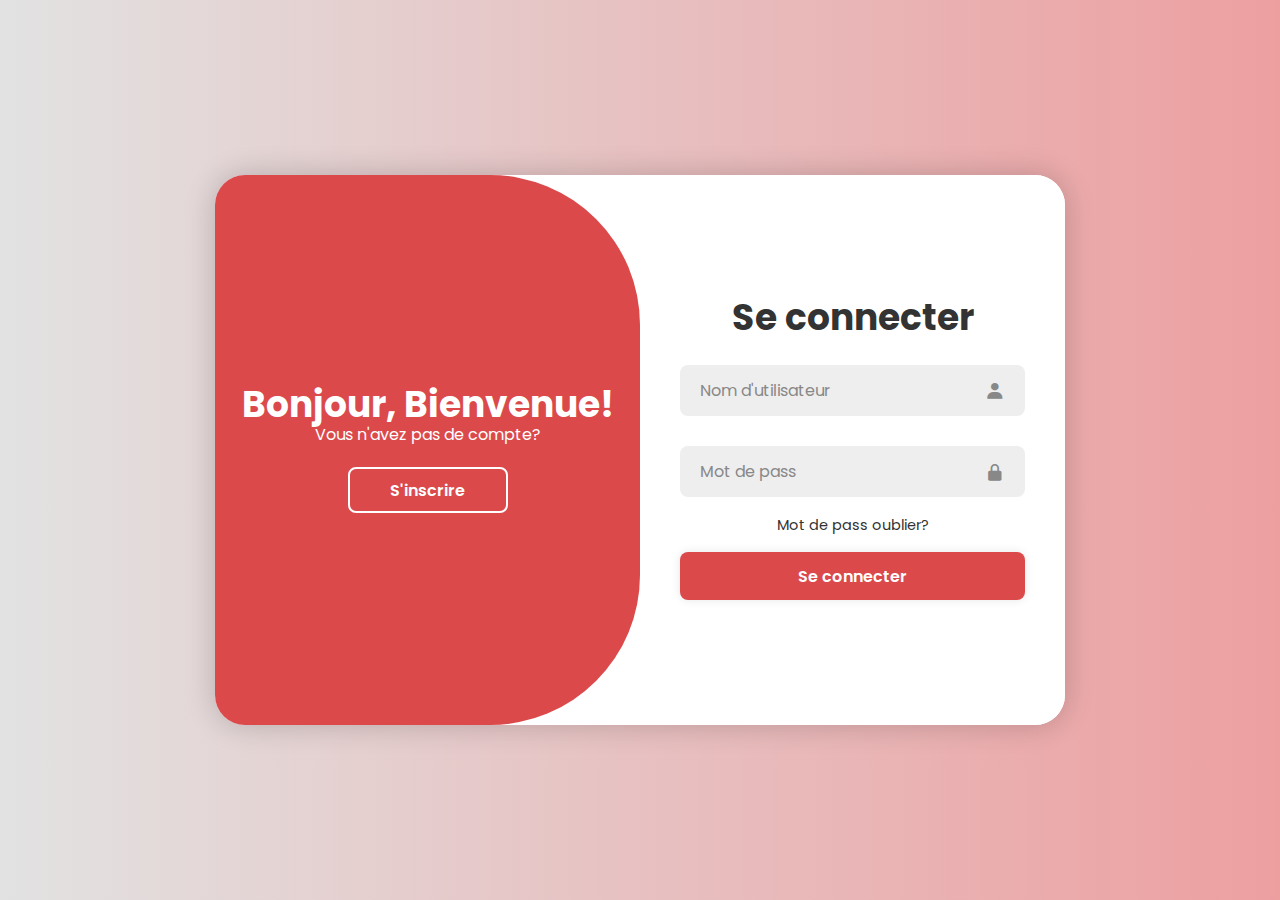
<file: Project AirAlgerie/index.html>
<!DOCTYPE html>
<html lang="en">
<head>
    <meta charset="UTF-8">
    <meta name="viewport" content="width=device-width, initial-scale=1.0">
    <title>login and signup page</title>
    <link rel="stylesheet" href="index.css">
    <link href='https://unpkg.com/boxicons@2.1.4/css/boxicons.min.css' rel='stylesheet'>
</head>
<body>

    <div class="container">
        <div class="form-box login">
            <form action="">
                <h1>Se connecter</h1>
                <div class="input-box">
                    <input type="text" name="username" placeholder="Nom d'utilisateur" required>
                    <i class='bx bxs-user' ></i>
                </div>
                <div class="input-box">
                    <input type="password" placeholder="Mot de pass" name="pass" required>
                    <i class='bx bxs-lock-alt' ></i>
                </div>
                <div class="forgot-link">
                    <a href="#">Mot de pass oublier?</a>
                </div>
                <button type="submit" class="btn">Se connecter</button>
            </form>
        </div>


         <div class="form-box register">
            <form action="">
                <h1>S'inscrire</h1>
                <div class="input-box">
                    <input type="text" name="username" placeholder="Nom d'utilisateur" required>
                    <i class='bx bxs-user' ></i>
                </div>
                <div class="input-box">
                    <input type="email" name="email" placeholder="Email" required>
                    <i class='bx bxs-envelope'></i>
                </div>
                <div class="input-box">
                    <input type="password" placeholder="Mot de pass" name="pass" required>
                    <i class='bx bxs-lock-alt' ></i>
                </div>
                <div class="forgot-link">
                    <a href="#">Mot de pass oublier?</a>
                </div>
                <button type="submit" class="btn">S'inscrire</button>
            </form>
        </div>
        <div class="toggle-box">
            <div class="toggle-panel toggle-left">
                <h1>Bonjour, Bienvenue!</h1>
                <p>Vous n'avez pas de compte?</p>
                <button class="btn register-btn">S'inscrire</button>
            </div>
            <div class="toggle-panel toggle-right">
                <h1>Bienvenue!</h1>
                <p>Vous avez deja un compte?</p>
                <button class="btn login-btn">Se connecter</button>
            </div>
        </div>
    </div>
    



    <script src="index.js"></script>
    
</body>
</html>
</file>
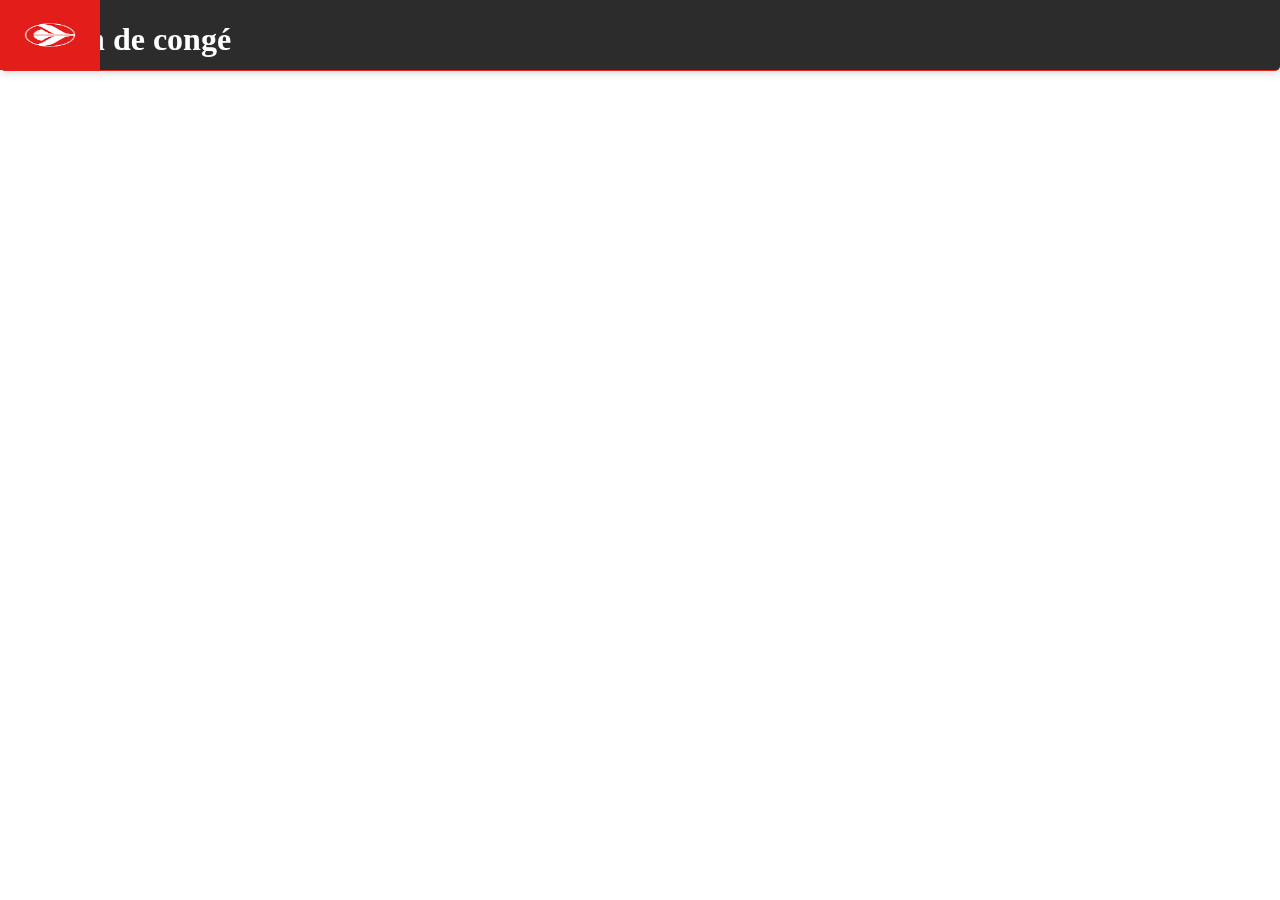
<file: Project AirAlgerie/gestion/index.html>
<!DOCTYPE html>
<html lang="en">
<head>
    <meta charset="UTF-8">
    <meta name="viewport" content="width=device-width, initial-scale=1.0">
    <title>gestion de congé</title>
    <link rel="stylesheet" href="index.css">
</head>
<body>
    <div class="header">
        
        <img src="../image/images.png" class="logo">
        <h1>Gestion de congé</h1>
    </div>
    
</body>
</html>
</file>
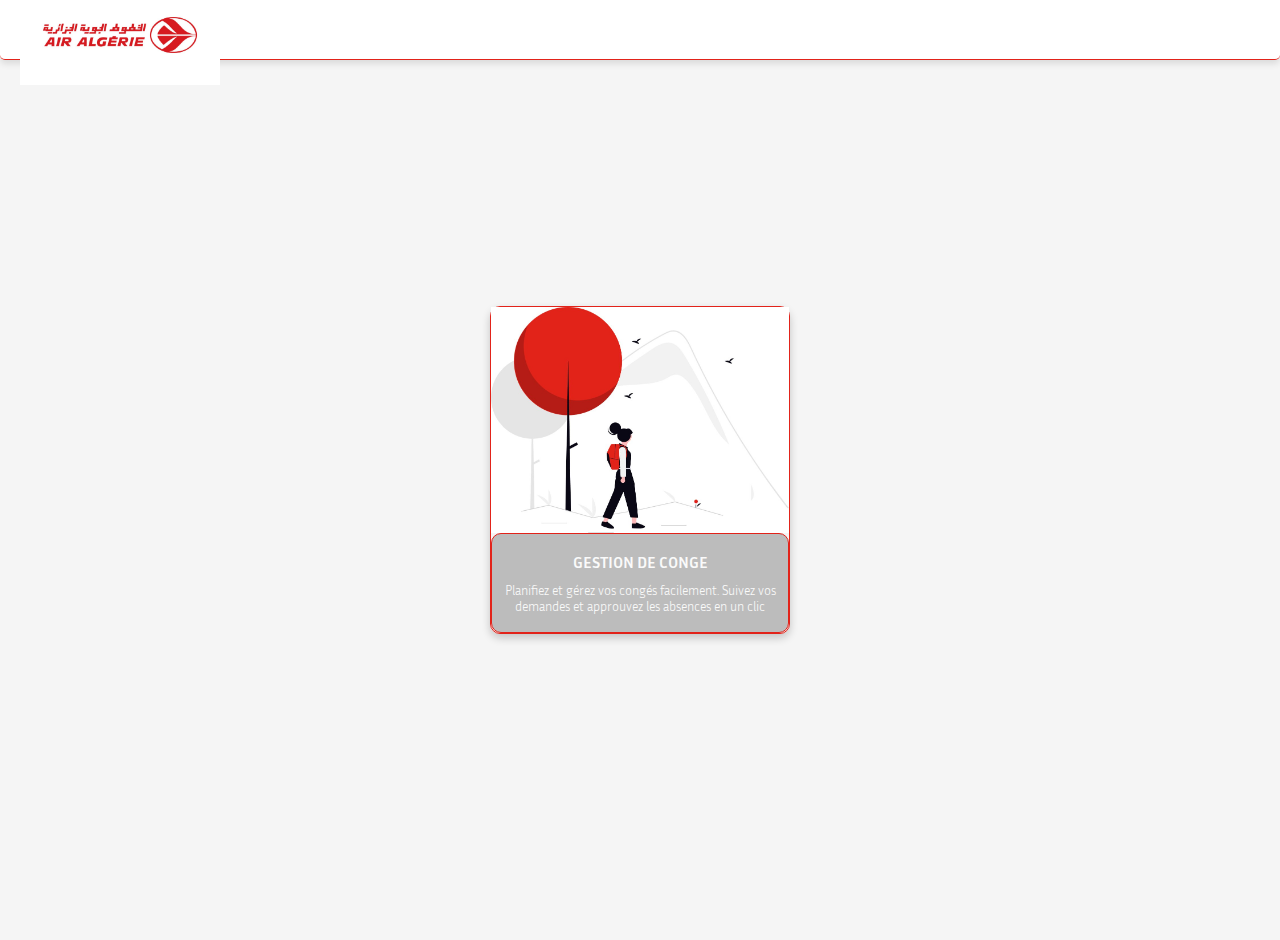
<file: Project AirAlgerie/conge card/congeCard.html>
<!DOCTYPE html>
<html lang="en">

<head>
    <meta charset="UTF-8">
    <meta name="viewport" content="width=device-width, initial-scale=1.0">
    <title>Document</title>
    <link rel="stylesheet" href="style.css">
    
</head>

<body>
    <div class="header">
        <img src="../image/photo_2025-02-25_11-17-33.jpg" class="logo">
    </div>
    <div class="container">
        
        <img src="../image/photo_2025-02-25_11-16-01.jpg" alt="">
        <div class="text">
            <h4>GESTION DE CONGE</h4>
            <p>Planifiez et gérez vos congés facilement. Suivez vos demandes et approuvez les absences en un clic</p>
        </div>
    </div>
    
    <script>
        let card = document.querySelector('.container');
        card.addEventListener("click", function(){
            window.location.href = '../index.html';
        });
    </script>
    
</body>

</html>
</file>
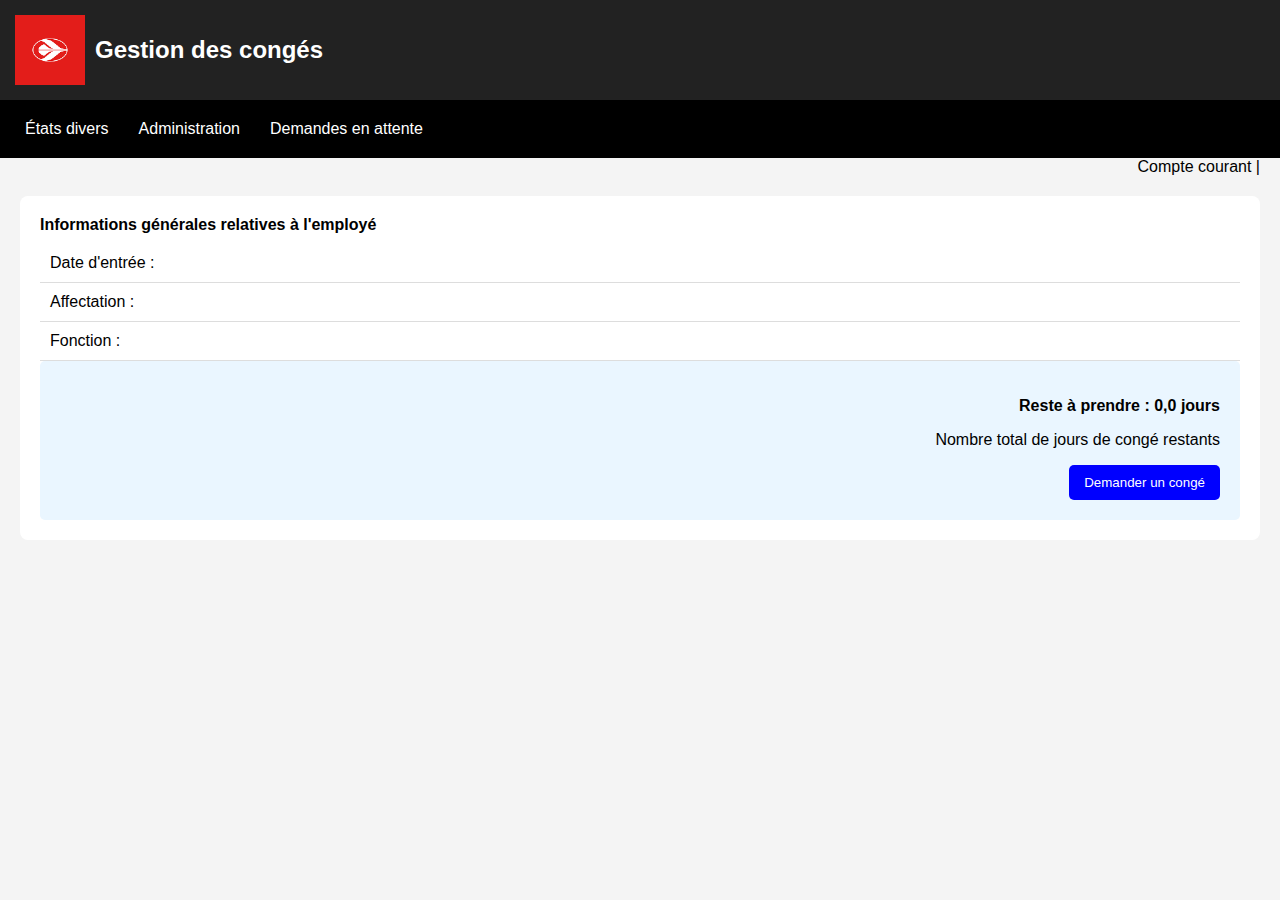
<file: Project AirAlgerie/gestion/test.html>
<!DOCTYPE html>
<html lang="fr">
<head>
    <meta charset="UTF-8">
    <meta name="viewport" content="width=device-width, initial-scale=1.0">
    <title>Gestion des Congés</title>
    <style>
        body {
            font-family: Arial, sans-serif;
            margin: 0;
            padding: 0;
            background-color: #f4f4f4;
        }
        .header {
            background-color: #222;
            color: white;
            padding: 15px;
            display: flex;
            align-items: center;
        }
        .header img {
            width: 70px;
            margin-right: 10px;
        }
        .menu {
            display: flex;
            background: black;
            padding: 10px;
        }
        .menu a {
            color: white;
            text-decoration: none;
            padding: 10px 15px;
          
        }
        .menu a:hover {
            background: gray;
            border-radius: 5px;

        }
        .container {
            background: white;
            margin: 20px;
            padding: 20px;
            border-radius: 8px;
        }


        .info {
            display: flex;
            align-items: center;
        }
        .info img {
            width: 40px;
            margin-right: 10px;
        }
        .table {
            width: 100%;
            border-collapse: collapse;
            margin-top: 10px;
        }
        .table td {
            padding: 10px;
            border-bottom: 1px solid #ddd;
        }
        .leave-box {
            text-align: right;
            background: #eaf6ff;
            padding: 20px;
            border-radius: 5px;
        }
        .leave-box button {
            background: blue;
            border-radius: 5px;
            color: white;
            border: none;
            padding: 10px 15px;
            cursor: pointer;
            transition: background 0.3s ease-in-out, transform 0.3s ease-in-out;
        }
        .leave-box button:hover {
            background: darkblue;
            transform: scale(1.1);
        }
        .user-info {
            text-align: right;
            padding-right: 20px;
        }
    </style>
</head>
<body>
    <div class="header">
        <img src="../image/images.png" alt="Logo">
        <h2>Gestion des congés</h2>
    </div>
    <div class="menu">
        <a href="#">États divers</a>
        <a href="#">Administration</a>
        <a href="#">Demandes en attente</a>
    </div>
    <div class="user-info">
        <span>Compte courant</span> | <span style="color: red;"></span>
    </div>
    <div class="container">
        <div class="info">
            <strong>Informations générales relatives à l'employé</strong>
        </div>
        <table class="table">
            <tr>
                <td>Date d'entrée :</td>
                <td></td>
            </tr>
            <tr>
                <td>Affectation :</td>
                <td></td>
            </tr>
            <tr>
                <td>Fonction :</td>
                <td></td>
            </tr>
        </table>
        <div class="leave-box">
            <p><strong>Reste à prendre : 0,0 jours</strong></p>
            <p>Nombre total de jours de congé restants</p>
            <button>Demander un congé</button>
        </div>
    </div>
</body>
</html>
</file>
<file: Project AirAlgerie/index.css>
@import url('https://fonts.googleapis.com/css2?family=Poppins:ital,wght@0,100;0,200;0,300;0,400;0,500;0,600;0,700;0,800;0,900;1,100;1,200;1,300;1,400;1,500;1,600;1,700;1,800;1,900&display=swap');

*{
    margin: 0;
    padding: 0;
    box-sizing: border-box;
    font-family: 'Poppins',sans-serif;
}

body{
    display: flex;
    justify-content: center;
    align-items: center;
    min-height: 100vh;
    background: linear-gradient(90deg,#e2e2e2,#ED9FA0);
}

.container{
    position: relative;
    width: 850px;
    height: 550px;
    background-color: #fff;
    border-radius: 30px;
    box-shadow: 0 0 30px rgba(0, 0, 0, .2);
    margin: 20px;
    overflow: hidden;
}

.form-box{
    position: absolute;
    right: 0;
    width: 50%;
    height: 100%;
    background: #fff;
    display: flex;
    align-items: center;
    color: #333;
    text-align: center;
    padding: 40px;
    z-index: 1;
    transition: .6s ease-in-out 1.2, visibility 0s 1s;
}

.container.active .form-box {
    right: 50%;
}

.form-box.register{
    visibility: hidden;
}

.container.active .form-box.register{
    visibility: visible;
}

form{
    width:100%;
}

.container h1{
    font-size: 36px;
    margin: -10px 0;
}

.input-box{
    position: relative;
    margin: 30px 0px;
}

.input-box input{
    width: 100%;
    padding: 13px 50px 13px 20px;
    background: #eee;
    border-radius: 8px;
    border: none;
    outline: none;
    font-size: 16px;
    color: #333;
    font-weight: 500;

}

.input-box input::placeholder{
    color: #888;
    font-weight: 400;
}

.input-box i{
    position: absolute;
    right: 20px;
    top: 50%;
    transform: translateY(-50%);
    font-size: 20px;
    color: #888;
}

.forgot-link{
    margin: -15px 0 15px;

}

.forgot-link a{
   font-size: 14.5px;
   color: #333;
   text-decoration: none;
    
}

.btn{
    width: 100%;
    height: 48px;
    background:#DB494B ;
    border-radius: 8px;
    box-shadow: 0 0 10px rgba(0, 0, 0, .1);
    border: none;
    cursor: pointer;
    font-size: 16px;
    color: #fff;
    font-weight: 600;
}

.toggle-box{
    position: absolute;
    width: 100%;
    height: 100%;
}

.toggle-box::before{
    content: '';
    position: absolute;
    left: -250%;
    width: 300%;
    height: 100%;
    background: #DB494B;
    border-radius: 150px;
    z-index: 2;
    transition: 1.8s ease-in-out;
}

.container.active .toggle-box::before{
    left: 50%;
}


.toggle-panel {
    position: absolute;
    width: 50%;
    height: 100%;
    color: #fff;
    display: flex;
    flex-direction: column;
    justify-content: center;
    align-items: center;
    z-index: 2;
    transition: .6s ease-in-out;
}

.toggle-panel.toggle-left{
    left: 0;
    transition-delay: 1.2s;
}

.container.active .toggle-panel.toggle-left{
    left: -50%;
    transition-delay: .6s;
}

.toggle-panel.toggle-right{
    right: -50%;
    transition-delay: .6s;
}

.container.active .toggle-panel.toggle-right{
    right: 0;
    transition-delay: 1.2s;
}

.toggle-panel p {
    margin-bottom: 20px;


}
.toggle-panel .btn{
    width: 160px;
    height: 46px;
    background: transparent;
    border:  2px solid #fff;
    box-shadow: none;

}

@media screen and (max-width:650px) {
    .container{
        height: calc(100vh - 40px) ;
    }
    .form-box{
        bottom: 0;
        width: 100%;
        height: 70;
    }

    .container.active .form-box{
        right: 0;
        bottom: 30%;
    }

    .toggle-box::before{
        left: 0;
        top: -270%;
        width: 100%;
        height: 300%;
        border-radius: 20vw;
    }

    .container.active .toggle-box::before{
        left: 0;
        top: 70%;


    }

    .toggle-panel{
        width: 100%;
        height: 30%;
    }

    .toggle-panel.toggle-left{
        top: 0;
    }

    .container.active .toggle-panel.toggle-left{
        left: 0;
        top: -30%;
    }

    .toggle-panel.toggle-right{
        right: 0;
        bottom: -30%;
    }

    .container.active .toggle-panel.toggle-right{
        bottom: 0;

    }
    
}

@media screen and (max-width:400px){
    .form-box{
        padding: 20px;
    }
    
    .toggle-panel h1{
        font-size: 30px;
    }
}
</file>
<file: Project AirAlgerie/gestion/index.css>
.header{
    background-color: #2D2C2C; 
    text-align: center;
    position: fixed;
    top: 0;
    left: 0;
    width: 100%;
    box-shadow: 0 4px 6px rgba(0, 0, 0, 0.1);
    height: 70px;
    border-bottom-right-radius:5px ;
    border-bottom-left-radius:5px ;
    border-bottom: #E2231A 1px solid;
    .logo{
        
        position: absolute;
        left: 0px;
        /* top: -px; */
        width: 100px;
        height: 70px;
    }
}

h1{
    color: white;
    text-align: left;
    
    

   
   
}
</file>
<file: Project AirAlgerie/conge card/style.css>
@import url('https://fonts.googleapis.com/css2?family=Inria+Sans:ital,wght@0,300;0,400;0,700;1,300;1,400;1,700&display=swap');
* {
    margin: 0;
    padding: 0;
    box-sizing: border-box;
    font-family: "Inria Sans", serif;
}
body {
    margin: 20px auto;
    background-color: #F5F5F5;
    height: 100vh;
    font-size: 16px;
    display: flex;
    justify-content: center;
    align-items: center;
    font-weight: 400;
    overflow: hidden; 
    flex-direction: column;


}
.header{
    background-color: #fff; 
    text-align: center;
    position: fixed;
    top: 0;
    left: 0;
    width: 100%;
    box-shadow: 0 4px 6px rgba(0, 0, 0, 0.1);
    height: 60px;
    border-bottom-right-radius:5px ;
    border-bottom-left-radius:5px ;
    border-bottom: #E2231A 1px solid;
    .logo{
        position: absolute;
        left: 20px;
        top: -15px;
        width: 200px;
        height: 100px;
    }
}
.container{
    width: 300px;
    display: flex;
    flex-direction: column;
    justify-content: flex-end;
    border: #E2231A 1px solid;
    border-radius: 10px;
    transition: transform 0.3s ease-in-out;
    box-shadow: 0 4px 8px rgba(0, 0, 0, 0.2);
    
}
.container:hover {
    transform: scale(0.9);
    cursor: pointer;
}
img{
    object-fit: cover;
    transition: transform 0.3s ease-in-out;
    /* flex: 4; */

}
.text{
    display: flex;
    background-color: #BCBCBC;
    color: #FAFAFA;
    flex-direction: column;
    justify-content: center;
    align-items: center;
    border: #E2231A 1px solid;
    border-radius: 10px;
    height: 100px;
    text-align: center;
    padding: 10px;
    p{
        font-weight: 200;
        font-size: small;
    }
}
h4{
    transition: transform 0.3s ease-in-out;
    margin-bottom: 10px;
}
.container:hover  h4 {
    transform: scale(0.9);
}
.container:hover .img {
    transform: scale(0.9);
}
</file>
